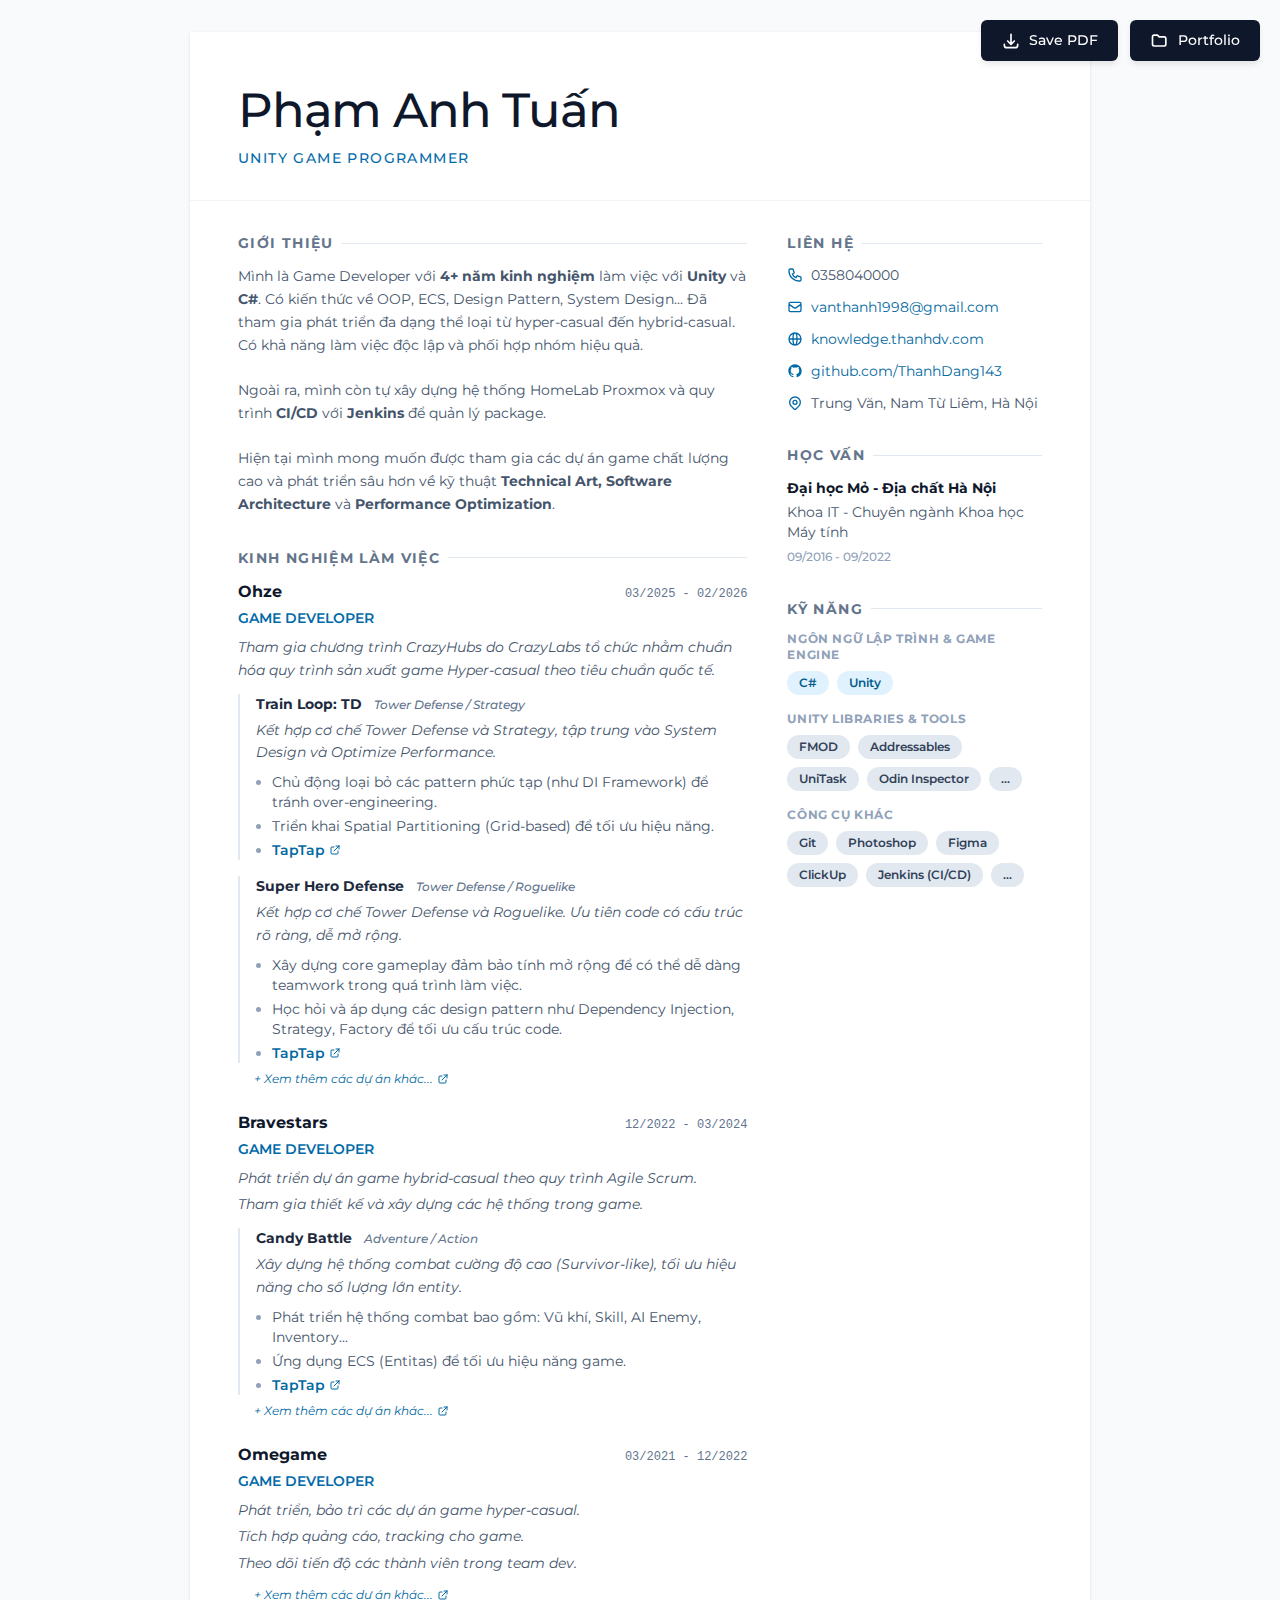
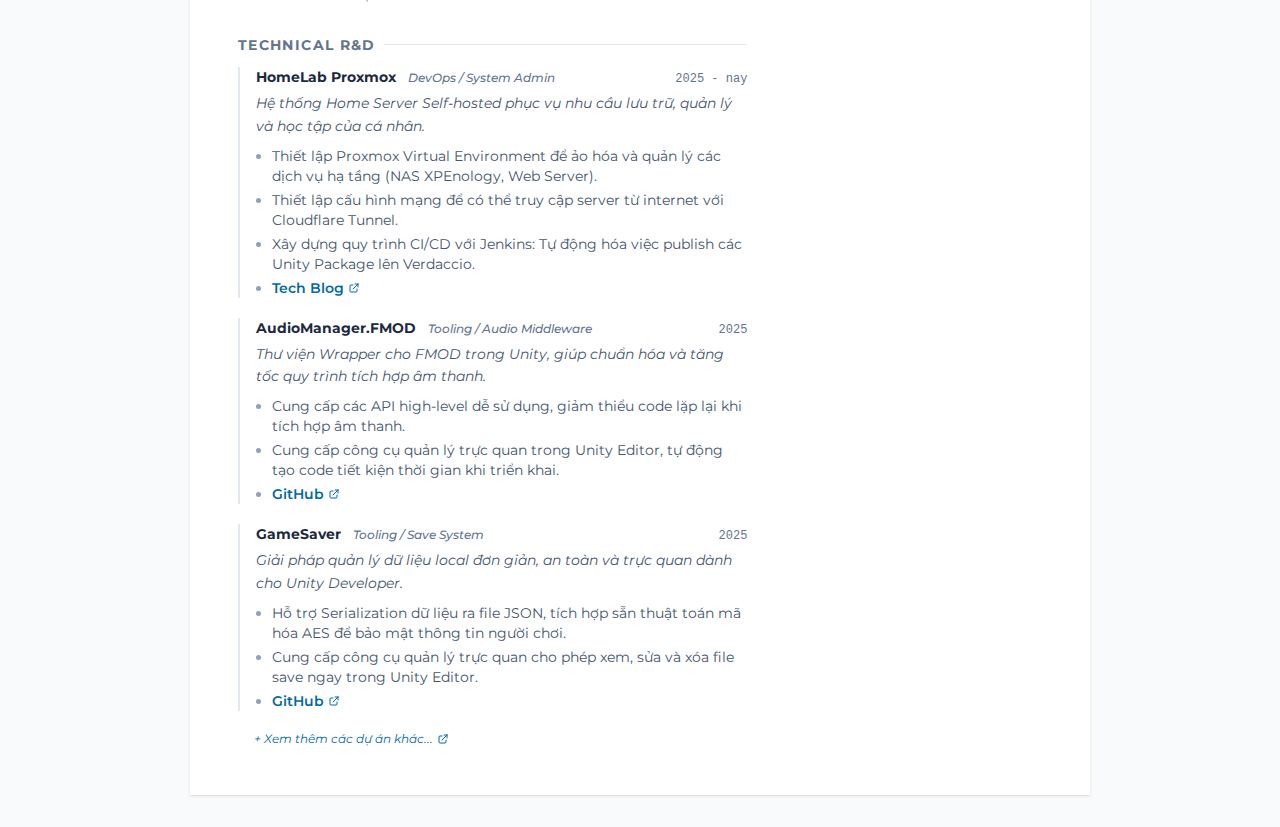
<file: index.html>
<!DOCTYPE html>
<html lang="vi">

<head>
    <meta charset="UTF-8">
    <meta name="viewport" content="width=device-width, initial-scale=1.0">
    <title>CV | Đặng Văn Thanh - Unity Game Programmer</title>
    <link rel="icon" href="ava.png" type="image/png">
    <link rel="preconnect" href="https://fonts.googleapis.com">
    <link rel="preconnect" href="https://fonts.gstatic.com" crossorigin>
    <link href="https://fonts.googleapis.com/css2?family=Montserrat:wght@300;400;500;600;700&display=swap"
          rel="stylesheet">
    <link rel="stylesheet" href="styles.css">
</head>

<body class="antialiased text-slate-800">

<!-- Control Panel -->
<div class="no-print flex items-center gap-3">
    <button onclick="window.print()" class="action-btn" type="button">
        <svg xmlns="http://www.w3.org/2000/svg" class="h-5 w-5" fill="none" viewBox="0 0 24 24" stroke="currentColor">
            <path stroke-linecap="round" stroke-linejoin="round" stroke-width="2"
                  d="M4 16v1a3 3 0 003 3h10a3 3 0 003-3v-1m-4-4l-4 4m0 0l-4-4m4 4V4"/>
        </svg>
        Save PDF
    </button>
    <button onclick="window.open('portfolio.html', '_blank')" class="action-btn" type="button">
        <svg xmlns="http://www.w3.org/2000/svg" class="h-5 w-5" viewBox="0 0 24 24" fill="none" stroke="currentColor">
            <path stroke-linecap="round" stroke-linejoin="round" stroke-width="2"
                  d="M3 7a2 2 0 012-2h4l2 2h6a2 2 0 012 2v7a2 2 0 01-2 2H5a2 2 0 01-2-2V7z"/>
        </svg>
        Portfolio
    </button>
</div>

<!-- Main CV Content -->
<div id="cv-content" class="cv-container mx-auto bg-white shadow-sm my-8 min-h-screen">

    <!-- HEADER -->
    <header class="p-8 sm:px-12 pt-12 pb-8 border-b border-slate-100 mb-8">
        <h1 id="fullName" class="text-5xl font-medium text-slate-900 tracking-tight leading-tight mb-2"></h1>
        <p id="jobTitle" class="text-sm font-medium text-sky-700 uppercase tracking-widest"></p>
    </header>

    <!-- WRAPPER -->
    <div class="flex flex-col md:flex-row px-8 sm:px-12 pb-12 gap-10">

        <!-- LEFT COLUMN (Main: 66%) -->
        <main class="w-full md:w-2/3">
            <!-- Mobile Contact -->
            <section class="mb-8 md:hidden mobile-order-1">
                <h2 class="section-title" id="title-contact-mobile"></h2>
                <ul class="space-y-2 text-sm text-slate-600" id="contact-container-mobile"></ul>
            </section>

            <!-- About -->
            <section class="mb-8 mobile-order-2 section-container">
                <h2 class="section-title" id="title-about"></h2>
                <p id="about" class="text-slate-600 text-sm leading-relaxed text-left"></p>
            </section>

            <!-- Work Experience -->
            <section class="mb-8 mobile-order-4 section-container">
                <h2 class="section-title" id="title-experience"></h2>
                <div class="space-y-6" id="work-experience-container"></div>
            </section>

            <!-- Projects -->
            <section class="mobile-order-5 section-container">
                <h2 class="section-title" id="title-projects"></h2>
                <div class="space-y-5" id="projects-container"></div>
            </section>
        </main>

        <!-- RIGHT COLUMN (Sidebar: 34%) -->
        <aside class="w-full md:w-1/3">
            <!-- Desktop Contact -->
            <section class="mb-8 hidden md:block section-container">
                <h2 class="section-title" id="title-contact"></h2>
                <ul class="space-y-3 text-sm text-slate-600" id="contact-container"></ul>
            </section>

            <!-- Education -->
            <section class="mb-8 mobile-order-6 md:order-none section-container">
                <h2 class="section-title" id="title-education"></h2>
                <div id="education-container"></div>
            </section>

            <!-- Skills -->
            <section class="mb-8 mobile-order-3 md:order-none section-container">
                <h2 class="section-title" id="title-skills"></h2>
                <div id="skills-container" class="space-y-4"></div>
            </section>

            <!-- Mobile Skills -->
            <div id="skills-container-mobile" class="md:hidden space-y-4"></div>
        </aside>
    </div>
</div>

<script src="data.js"></script>
<script>
    document.addEventListener('DOMContentLoaded', () => {
        // Helper 1: Gán Text an toàn (Đã có)
        const setText = (id, text) => {
            const el = document.getElementById(id);
            if (el) el.textContent = text;
        };

        // Helper 2: Gán HTML an toàn (MỚI THÊM)
        // Hàm này sẽ kiểm tra xem id có tồn tại không rồi mới gán innerHTML
        const setHtml = (id, html) => {
            const el = document.getElementById(id);
            if (el) el.innerHTML = html;
        };

        // Helper 3: Tạo HTML Link
        const generateLinkHtml = (link, text) => {
            if (!link) return '';
            return `
                <li class="mt-0.5 no-bullet">
                    <a href="${link}" target="_blank" class="text-sky-700 hover:underline font-semibold inline-flex items-center gap-1">
                        ${text || 'Xem chi tiết'}
                        <svg xmlns="http://www.w3.org/2000/svg" class="h-3 w-3" fill="none" viewBox="0 0 24 24" stroke="currentColor">
                            <path stroke-linecap="round" stroke-linejoin="round" stroke-width="2" d="M10 6H6a2 2 0 00-2 2v10a2 2 0 002 2h10a2 2 0 002-2v-4M14 4h6m0 0v6m0-6L10 14" />
                        </svg>
                    </a>
                </li>
            `;
        };

        // --- BẮT ĐẦU GÁN DỮ LIỆU ---

        // 1. Set Headers
        setText('title-about', cvData.sectionTitles.about);
        setText('title-experience', cvData.sectionTitles.workExperience);
        setText('title-projects', cvData.sectionTitles.personalProjects);
        setText('title-contact', cvData.sectionTitles.contact);
        setText('title-contact-mobile', cvData.sectionTitles.contact);
        setText('title-education', cvData.sectionTitles.education);
        setText('title-skills', cvData.sectionTitles.skills);
        setText('title-skills-mobile', cvData.sectionTitles.skills);

        // 2. Basic Info
        setText('fullName', cvData.fullName);
        setText('jobTitle', cvData.jobTitle);
        
        // SỬA LỖI Ở ĐÂY: Dùng setHtml thay vì gọi trực tiếp .innerHTML
        setHtml('about', cvData.about);

        // 3. Icons & Contact
        const icons = {
            phone: `<svg class="w-4 h-4 text-sky-700 shrink-0" fill="none" viewBox="0 0 24 24" stroke="currentColor"><path stroke-linecap="round" stroke-linejoin="round" stroke-width="2" d="M3 5a2 2 0 012-2h3.28a1 1 0 01.948.684l1.498 4.493a1 1 0 01-.502 1.21l-2.257 1.13a11.042 11.042 0 005.516 5.516l1.13-2.257a1 1 0 011.21-.502l4.493 1.498a1 1 0 01.684.949V19a2 2 0 01-2 2h-1C9.716 21 3 14.284 3 6V5z"/></svg>`,
            email: `<svg class="w-4 h-4 text-sky-700 shrink-0" fill="none" viewBox="0 0 24 24" stroke="currentColor"><path stroke-linecap="round" stroke-linejoin="round" stroke-width="2" d="M3 8l7.89 5.26a2 2 0 002.22 0L21 8M5 19h14a2 2 0 002-2V7a2 2 0 00-2-2H5a2 2 0 00-2 2v10a2 2 0 002 2z"/></svg>`,
            location: `<svg class="w-4 h-4 text-sky-700 shrink-0" fill="none" viewBox="0 0 24 24" stroke="currentColor"><path stroke-linecap="round" stroke-linejoin="round" stroke-width="2" d="M17.657 16.657L13.414 20.9a1.998 1.998 0 01-2.827 0l-4.244-4.243a8 8 0 1111.314 0z"/><path stroke-linecap="round" stroke-linejoin="round" stroke-width="2" d="M15 11a3 3 0 11-6 0 3 3 0 016 0z"/></svg>`,
            web: `<svg class="w-4 h-4 text-sky-700 shrink-0" fill="none" viewBox="0 0 24 24" stroke="currentColor"><path stroke-linecap="round" stroke-linejoin="round" stroke-width="2" d="M21 12a9 9 0 01-9 9m9-9a9 9 0 00-9-9m9 9H3m9 9a9 9 0 01-9-9m9 9c1.657 0 3-4.03 3-9s-1.343-9-3-9m0 18c-1.657 0-3-4.03-3-9s1.343-9 3-9m-9 9a9 9 0 019-9"/></svg>`,
            github: `<svg class="w-4 h-4 text-sky-700 shrink-0" fill="currentColor" viewBox="0 0 24 24"><path fill-rule="evenodd" d="M12 2C6.477 2 2 6.484 2 12.017c0 4.425 2.865 8.18 6.839 9.504.5.092.682-.217.682-.483 0-.237-.008-.868-.013-1.703-2.782.605-3.369-1.343-3.369-1.343-.454-1.158-1.11-1.466-1.11-1.466-.908-.62.069-.608.069-.608 1.003.07 1.531 1.032 1.531 1.032.892 1.53 2.341 1.088 2.91.832.092-.647.35-1.088.636-1.338-2.22-.253-4.555-1.113-4.555-4.951 0-1.093.39-1.988 1.029-2.688-.103-.253-.446-1.272.098-2.65 0 0 .84-.27 2.75 1.026A9.564 9.564 0 0112 6.844c.85.004 1.705.115 2.504.337 1.909-1.296 2.747-1.027 2.747-1.027.546 1.379.202 2.398.1 2.651.64.7 1.028 1.595 1.028 2.688 0 3.848-2.339 4.695-4.566 4.943.359.309.678.92.678 1.855 0 1.338-.012 2.419-.012 2.747 0 .268.18.58.688.482A10.019 10.019 0 0022 12.017C22 6.484 17.522 2 12 2z" clip-rule="evenodd"/></svg>`
        };

        const contactHTML = `
            <li class="flex items-center gap-2">${icons.phone} <span>${cvData.contact.phone}</span></li>
            <li class="flex items-center gap-2">${icons.email} <a href="mailto:${cvData.contact.email}">${cvData.contact.email}</a></li>
            <li class="flex items-center gap-2">${icons.web} <a href="${cvData.contact.website}" target="_blank">${cvData.contact.websiteDisplay}</a></li>
            <li class="flex items-center gap-2">${icons.github} <a href="${cvData.contact.github}" target="_blank">${cvData.contact.githubDisplay}</a></li>
            <li class="flex items-start gap-2"><span class="mt-0.5">${icons.location}</span> <span>${cvData.contact.address}</span></li>
        `;

        // SỬA LỖI Ở ĐÂY: Dùng setHtml
        setHtml('contact-container', contactHTML);
        setHtml('contact-container-mobile', contactHTML);

        // 4. Education
        const eduHTML = `
            <div>
                <h3 class="font-bold text-slate-900 text-sm mb-1">${cvData.education.school}</h3>
                <p class="text-slate-600 text-sm mb-1">${cvData.education.major}</p>
                <span class="text-xs text-slate-400 font-medium">${cvData.education.period}</span>
            </div>
        `;
        // SỬA LỖI Ở ĐÂY: Dùng setHtml
        setHtml('education-container', eduHTML);

        // 5. Work Experience
        const workContainer = document.getElementById('work-experience-container');
        if (workContainer && cvData.workExperience) {
            cvData.workExperience.forEach(work => {
                let mainContentHtml = '';

                if (work.description) {
                    if (Array.isArray(work.description)) {
                        mainContentHtml += `<div class="mb-3 space-y-1 text-sm text-slate-600 italic leading-relaxed">
                            ${work.description.map(d => `<p>${d}</p>`).join('')}
                        </div>`;
                    } else {
                        mainContentHtml += `<p class="mb-3 text-xs text-slate-600 italic leading-relaxed">${work.description}</p>`;
                    }
                }

                if (Array.isArray(work.details) && work.details.length > 0) {
                    const limit = (work.maxProjects !== undefined) ? work.maxProjects : 2;
                    const visibleDetails = work.details.slice(0, limit);

                    mainContentHtml += `<div class="mt-3 space-y-4">
                        ${visibleDetails.map(p => `
                            <div class="relative pl-4 border-l-2 border-slate-200">
                                <div class="mb-1">
                                    <h4 class="font-bold text-slate-800 text-sm inline-block mr-2">${p.name}</h4>
                                    <span class="text-xs text-slate-500 italic font-medium">${p.genre}</span>
                                </div>
                                ${p.description ? `<p class="mb-2 text-sm text-slate-600 italic leading-relaxed">${p.description}</p>` : ''}
                                <ul class="list-disc list-outside ml-4 text-sm text-slate-600 space-y-1 marker:text-slate-400">
                                    ${p.points.map(pt => `<li>${pt}</li>`).join('')}
                                    ${generateLinkHtml(p.link, p.linkText)}
                                </ul>
                            </div>
                        `).join('')}
                    </div>`;

                    const totalProjects = work.details.length;
                    if (work.moreProjectsLink || totalProjects > limit) {
                        const targetLink = work.moreProjectsLink || 'portfolio.html';
                        mainContentHtml += `
                            <div class="mt-2 pl-4 text-xs">
                                <a href="${targetLink}" target="_blank" class="text-sky-600 hover:underline italic flex items-center gap-1">
                                    + Xem thêm các dự án khác...
                                    <svg xmlns="http://www.w3.org/2000/svg" class="h-3 w-3" fill="none" viewBox="0 0 24 24" stroke="currentColor"><path stroke-linecap="round" stroke-linejoin="round" stroke-width="2" d="M10 6H6a2 2 0 00-2 2v10a2 2 0 002 2h10a2 2 0 002-2v-4M14 4h6m0 0v6m0-6L10 14" /></svg>
                                </a>
                            </div>
                        `;
                    }
                }

                workContainer.innerHTML += `
                    <div class="relative job-entry">
                        <div class="flex justify-between items-baseline mb-1">
                            <h3 class="font-bold text-base text-slate-900">${work.company}</h3>
                            <span class="text-xs font-mono text-slate-500 whitespace-nowrap">${work.period}</span>
                        </div>
                        <p class="text-sm font-semibold text-sky-700 mb-2">${work.title}</p>
                        ${mainContentHtml}
                    </div>
                `;
            });
        }

        // 6. Projects (CV Version)
        const projectsContainer = document.getElementById('projects-container');
        if (projectsContainer && cvData.personalProjects && cvData.personalProjects.projects) {
            // ... (Logic cũ của bạn, phần này OK vì đã có kiểm tra if projectsContainer)
            const personalLimit = (cvData.personalProjects.maxProjects !== undefined) ? cvData.personalProjects.maxProjects : 3;
            const visiblePersonalProjects = cvData.personalProjects.projects.slice(0, personalLimit);

            visiblePersonalProjects.forEach(project => {
                projectsContainer.innerHTML += `
                    <div class="project-entry relative pl-4 border-l-2 border-slate-200">
                        <div class="flex justify-between items-baseline mb-1">
                            <div>
                                <h3 class="font-bold text-slate-800 text-sm inline-block mr-2">${project.name}</h3>
                                <span class="text-xs text-slate-500 italic font-medium">${project.genre}</span>
                            </div>
                            <span class="text-xs font-mono text-slate-500 whitespace-nowrap ml-4">${project.period}</span>
                        </div>
                        ${project.description ? `<p class="mb-2 text-sm text-slate-600 italic leading-relaxed">${project.description}</p>` : ''}
                        <ul class="list-disc list-outside ml-4 text-sm text-slate-600 space-y-1 marker:text-slate-400">
                            ${project.points.map(d => `<li>${d}</li>`).join('')}
                            ${generateLinkHtml(project.link, project.linkText)}
                        </ul>
                    </div>
                `;
            });
            
            const totalProjects = cvData.personalProjects.projects.length;
            const hasMoreLink = cvData.personalProjects.moreProjectsLink;
            if (hasMoreLink || totalProjects > personalLimit) {
                const targetLink = hasMoreLink || 'portfolio.html#TechnicalR&D';
                projectsContainer.innerHTML += `
                    <div class="mt-2 pl-4 text-xs">
                        <a href="${targetLink}" target="_blank" class="text-sky-600 hover:underline italic flex items-center gap-1">
                            + Xem thêm các dự án khác...
                            <svg xmlns="http://www.w3.org/2000/svg" class="h-3 w-3" fill="none" viewBox="0 0 24 24" stroke="currentColor"><path stroke-linecap="round" stroke-linejoin="round" stroke-width="2" d="M10 6H6a2 2 0 00-2 2v10a2 2 0 002 2h10a2 2 0 002-2v-4M14 4h6m0 0v6m0-6L10 14" /></svg>
                        </a>
                    </div>
                `;
            }
        }

        // 7. Skills
        const renderSkills = (containerId) => {
            const container = document.getElementById(containerId);
            if (!container) return; // Đã an toàn
            cvData.skills.forEach((group, index) => {
                const colorClasses = index === 0
                    ? 'bg-sky-100 text-sky-800'
                    : 'bg-slate-200 text-slate-700';

                const tags = group.items.map(s => `<span class="${colorClasses} text-xs font-semibold px-3 py-1 rounded-full">${s}</span>`).join('');
                container.innerHTML += `
                    <div class="mb-4 skill-group">
                        <h4 class="text-xs font-bold text-slate-400 uppercase tracking-wider mb-2">${group.category}</h4>
                        <div class="flex flex-wrap gap-2">${tags}</div>
                    </div>
                `;
            });
        };
        renderSkills('skills-container');

        function hexToRgba(hex, alpha) {
            let c;
            if(/^#([A-Fa-f0-9]{3}){1,2}$/.test(hex)){
                c= hex.substring(1).split('');
                if(c.length== 3){
                    c= [c[0], c[0], c[1], c[1], c[2], c[2]];
                }
                c= '0x'+c.join('');
                return 'rgba('+[(c>>16)&255, (c>>8)&255, c&255].join(',')+','+alpha+')';
            }
            return hex;
        }

        function injectDynamicStyles() {
            const styleId = 'dynamic-theme-styles';
            if (!document.getElementById(styleId)) {
                const style = document.createElement('style');
                style.id = styleId;
                style.innerHTML = `
                    /* Static Colors */
                    .text-theme { color: var(--theme-color) !important; }
                    .bg-theme { background-color: var(--theme-color) !important; }
                    .bg-theme-light { background-color: var(--theme-light) !important; }
                    .border-theme-light { border-color: var(--theme-light) !important; }
                    
                    /* Hover States */
                    .hover-border-theme:hover { border-color: var(--theme-color) !important; }
                    
                    .group:hover .group-hover-text-theme { color: var(--theme-color) !important; }
                    .group:hover .group-hover-bg-theme-light { background-color: var(--theme-light) !important; }
                `;
                document.head.appendChild(style);
            }
        }
    });
</script>
</body>
</html>
</file>
<file: styles.css>
/*! tailwindcss v4.1.18 | MIT License | https://tailwindcss.com */
@layer properties;
@layer theme, base, components, utilities;
@layer theme {
  :root, :host {
    --font-sans: ui-sans-serif, system-ui, sans-serif, "Apple Color Emoji",
      "Segoe UI Emoji", "Segoe UI Symbol", "Noto Color Emoji";
    --font-mono: ui-monospace, SFMono-Regular, Menlo, Monaco, Consolas, "Liberation Mono",
      "Courier New", monospace;
    --color-sky-50: oklch(97.7% 0.013 236.62);
    --color-sky-100: oklch(95.1% 0.026 236.824);
    --color-sky-200: oklch(90.1% 0.058 230.902);
    --color-sky-400: oklch(74.6% 0.16 232.661);
    --color-sky-600: oklch(58.8% 0.158 241.966);
    --color-sky-700: oklch(50% 0.134 242.749);
    --color-sky-800: oklch(44.3% 0.11 240.79);
    --color-slate-50: oklch(98.4% 0.003 247.858);
    --color-slate-100: oklch(96.8% 0.007 247.896);
    --color-slate-200: oklch(92.9% 0.013 255.508);
    --color-slate-300: oklch(86.9% 0.022 252.894);
    --color-slate-400: oklch(70.4% 0.04 256.788);
    --color-slate-500: oklch(55.4% 0.046 257.417);
    --color-slate-600: oklch(44.6% 0.043 257.281);
    --color-slate-700: oklch(37.2% 0.044 257.287);
    --color-slate-800: oklch(27.9% 0.041 260.031);
    --color-slate-900: oklch(20.8% 0.042 265.755);
    --color-white: #fff;
    --spacing: 0.25rem;
    --container-xl: 36rem;
    --container-6xl: 72rem;
    --text-xs: 0.75rem;
    --text-xs--line-height: calc(1 / 0.75);
    --text-sm: 0.875rem;
    --text-sm--line-height: calc(1.25 / 0.875);
    --text-base: 1rem;
    --text-base--line-height: calc(1.5 / 1);
    --text-xl: 1.25rem;
    --text-xl--line-height: calc(1.75 / 1.25);
    --text-3xl: 1.875rem;
    --text-3xl--line-height: calc(2.25 / 1.875);
    --text-5xl: 3rem;
    --text-5xl--line-height: 1;
    --font-weight-normal: 400;
    --font-weight-medium: 500;
    --font-weight-semibold: 600;
    --font-weight-bold: 700;
    --tracking-tighter: -0.05em;
    --tracking-tight: -0.025em;
    --tracking-wider: 0.05em;
    --tracking-widest: 0.1em;
    --leading-tight: 1.25;
    --leading-snug: 1.375;
    --leading-relaxed: 1.625;
    --radius-md: 0.375rem;
    --radius-lg: 0.5rem;
    --radius-xl: 0.75rem;
    --default-transition-duration: 150ms;
    --default-transition-timing-function: cubic-bezier(0.4, 0, 0.2, 1);
    --default-font-family: var(--font-sans);
    --default-mono-font-family: var(--font-mono);
  }
}
@layer base {
  *, ::after, ::before, ::backdrop, ::file-selector-button {
    box-sizing: border-box;
    margin: 0;
    padding: 0;
    border: 0 solid;
  }
  html, :host {
    line-height: 1.5;
    -webkit-text-size-adjust: 100%;
    tab-size: 4;
    font-family: var(--default-font-family, ui-sans-serif, system-ui, sans-serif, "Apple Color Emoji", "Segoe UI Emoji", "Segoe UI Symbol", "Noto Color Emoji");
    font-feature-settings: var(--default-font-feature-settings, normal);
    font-variation-settings: var(--default-font-variation-settings, normal);
    -webkit-tap-highlight-color: transparent;
  }
  hr {
    height: 0;
    color: inherit;
    border-top-width: 1px;
  }
  abbr:where([title]) {
    -webkit-text-decoration: underline dotted;
    text-decoration: underline dotted;
  }
  h1, h2, h3, h4, h5, h6 {
    font-size: inherit;
    font-weight: inherit;
  }
  a {
    color: inherit;
    -webkit-text-decoration: inherit;
    text-decoration: inherit;
  }
  b, strong {
    font-weight: bolder;
  }
  code, kbd, samp, pre {
    font-family: var(--default-mono-font-family, ui-monospace, SFMono-Regular, Menlo, Monaco, Consolas, "Liberation Mono", "Courier New", monospace);
    font-feature-settings: var(--default-mono-font-feature-settings, normal);
    font-variation-settings: var(--default-mono-font-variation-settings, normal);
    font-size: 1em;
  }
  small {
    font-size: 80%;
  }
  sub, sup {
    font-size: 75%;
    line-height: 0;
    position: relative;
    vertical-align: baseline;
  }
  sub {
    bottom: -0.25em;
  }
  sup {
    top: -0.5em;
  }
  table {
    text-indent: 0;
    border-color: inherit;
    border-collapse: collapse;
  }
  :-moz-focusring {
    outline: auto;
  }
  progress {
    vertical-align: baseline;
  }
  summary {
    display: list-item;
  }
  ol, ul, menu {
    list-style: none;
  }
  img, svg, video, canvas, audio, iframe, embed, object {
    display: block;
    vertical-align: middle;
  }
  img, video {
    max-width: 100%;
    height: auto;
  }
  button, input, select, optgroup, textarea, ::file-selector-button {
    font: inherit;
    font-feature-settings: inherit;
    font-variation-settings: inherit;
    letter-spacing: inherit;
    color: inherit;
    border-radius: 0;
    background-color: transparent;
    opacity: 1;
  }
  :where(select:is([multiple], [size])) optgroup {
    font-weight: bolder;
  }
  :where(select:is([multiple], [size])) optgroup option {
    padding-inline-start: 20px;
  }
  ::file-selector-button {
    margin-inline-end: 4px;
  }
  ::placeholder {
    opacity: 1;
  }
  @supports (not (-webkit-appearance: -apple-pay-button))  or (contain-intrinsic-size: 1px) {
    ::placeholder {
      color: currentcolor;
      @supports (color: color-mix(in lab, red, red)) {
        color: color-mix(in oklab, currentcolor 50%, transparent);
      }
    }
  }
  textarea {
    resize: vertical;
  }
  ::-webkit-search-decoration {
    -webkit-appearance: none;
  }
  ::-webkit-date-and-time-value {
    min-height: 1lh;
    text-align: inherit;
  }
  ::-webkit-datetime-edit {
    display: inline-flex;
  }
  ::-webkit-datetime-edit-fields-wrapper {
    padding: 0;
  }
  ::-webkit-datetime-edit, ::-webkit-datetime-edit-year-field, ::-webkit-datetime-edit-month-field, ::-webkit-datetime-edit-day-field, ::-webkit-datetime-edit-hour-field, ::-webkit-datetime-edit-minute-field, ::-webkit-datetime-edit-second-field, ::-webkit-datetime-edit-millisecond-field, ::-webkit-datetime-edit-meridiem-field {
    padding-block: 0;
  }
  ::-webkit-calendar-picker-indicator {
    line-height: 1;
  }
  :-moz-ui-invalid {
    box-shadow: none;
  }
  button, input:where([type="button"], [type="reset"], [type="submit"]), ::file-selector-button {
    appearance: button;
  }
  ::-webkit-inner-spin-button, ::-webkit-outer-spin-button {
    height: auto;
  }
  [hidden]:where(:not([hidden="until-found"])) {
    display: none !important;
  }
}
@layer utilities {
  .absolute {
    position: absolute;
  }
  .relative {
    position: relative;
  }
  .sticky {
    position: sticky;
  }
  .top-0 {
    top: calc(var(--spacing) * 0);
  }
  .right-4 {
    right: calc(var(--spacing) * 4);
  }
  .bottom-4 {
    bottom: calc(var(--spacing) * 4);
  }
  .left-0 {
    left: calc(var(--spacing) * 0);
  }
  .z-10 {
    z-index: 10;
  }
  .z-\[100\] {
    z-index: 100;
  }
  .container {
    width: 100%;
    @media (width >= 40rem) {
      max-width: 40rem;
    }
    @media (width >= 48rem) {
      max-width: 48rem;
    }
    @media (width >= 64rem) {
      max-width: 64rem;
    }
    @media (width >= 80rem) {
      max-width: 80rem;
    }
    @media (width >= 96rem) {
      max-width: 96rem;
    }
  }
  .mx-auto {
    margin-inline: auto;
  }
  .my-8 {
    margin-block: calc(var(--spacing) * 8);
  }
  .mt-0\.5 {
    margin-top: calc(var(--spacing) * 0.5);
  }
  .mt-1 {
    margin-top: calc(var(--spacing) * 1);
  }
  .mt-2 {
    margin-top: calc(var(--spacing) * 2);
  }
  .mt-3 {
    margin-top: calc(var(--spacing) * 3);
  }
  .mt-6 {
    margin-top: calc(var(--spacing) * 6);
  }
  .mr-2 {
    margin-right: calc(var(--spacing) * 2);
  }
  .mb-0 {
    margin-bottom: calc(var(--spacing) * 0);
  }
  .mb-0\.5 {
    margin-bottom: calc(var(--spacing) * 0.5);
  }
  .mb-1 {
    margin-bottom: calc(var(--spacing) * 1);
  }
  .mb-2 {
    margin-bottom: calc(var(--spacing) * 2);
  }
  .mb-3 {
    margin-bottom: calc(var(--spacing) * 3);
  }
  .mb-4 {
    margin-bottom: calc(var(--spacing) * 4);
  }
  .mb-6 {
    margin-bottom: calc(var(--spacing) * 6);
  }
  .mb-8 {
    margin-bottom: calc(var(--spacing) * 8);
  }
  .mb-12 {
    margin-bottom: calc(var(--spacing) * 12);
  }
  .ml-4 {
    margin-left: calc(var(--spacing) * 4);
  }
  .line-clamp-2 {
    overflow: hidden;
    display: -webkit-box;
    -webkit-box-orient: vertical;
    -webkit-line-clamp: 2;
  }
  .block {
    display: block;
  }
  .flex {
    display: flex;
  }
  .hidden {
    display: none;
  }
  .inline-block {
    display: inline-block;
  }
  .inline-flex {
    display: inline-flex;
  }
  .h-1 {
    height: calc(var(--spacing) * 1);
  }
  .h-3 {
    height: calc(var(--spacing) * 3);
  }
  .h-4 {
    height: calc(var(--spacing) * 4);
  }
  .h-5 {
    height: calc(var(--spacing) * 5);
  }
  .h-6 {
    height: calc(var(--spacing) * 6);
  }
  .h-10 {
    height: calc(var(--spacing) * 10);
  }
  .h-16 {
    height: calc(var(--spacing) * 16);
  }
  .h-full {
    height: 100%;
  }
  .min-h-screen {
    min-height: 100vh;
  }
  .w-3 {
    width: calc(var(--spacing) * 3);
  }
  .w-4 {
    width: calc(var(--spacing) * 4);
  }
  .w-5 {
    width: calc(var(--spacing) * 5);
  }
  .w-6 {
    width: calc(var(--spacing) * 6);
  }
  .w-10 {
    width: calc(var(--spacing) * 10);
  }
  .w-\[85vw\] {
    width: 85vw;
  }
  .w-full {
    width: 100%;
  }
  .max-w-6xl {
    max-width: var(--container-6xl);
  }
  .max-w-xl {
    max-width: var(--container-xl);
  }
  .flex-shrink-0 {
    flex-shrink: 0;
  }
  .shrink-0 {
    flex-shrink: 0;
  }
  .flex-grow {
    flex-grow: 1;
  }
  .translate-y-\[20px\] {
    --tw-translate-y: 20px;
    translate: var(--tw-translate-x) var(--tw-translate-y);
  }
  .transform {
    transform: var(--tw-rotate-x,) var(--tw-rotate-y,) var(--tw-rotate-z,) var(--tw-skew-x,) var(--tw-skew-y,);
  }
  .cursor-pointer {
    cursor: pointer;
  }
  .resize {
    resize: both;
  }
  .snap-x {
    scroll-snap-type: x var(--tw-scroll-snap-strictness);
  }
  .snap-mandatory {
    --tw-scroll-snap-strictness: mandatory;
  }
  .snap-start {
    scroll-snap-align: start;
  }
  .scroll-mt-24 {
    scroll-margin-top: calc(var(--spacing) * 24);
  }
  .scroll-pl-1 {
    scroll-padding-left: calc(var(--spacing) * 1);
  }
  .list-outside {
    list-style-position: outside;
  }
  .list-disc {
    list-style-type: disc;
  }
  .flex-col {
    flex-direction: column;
  }
  .flex-row {
    flex-direction: row;
  }
  .flex-wrap {
    flex-wrap: wrap;
  }
  .items-baseline {
    align-items: baseline;
  }
  .items-center {
    align-items: center;
  }
  .items-start {
    align-items: flex-start;
  }
  .justify-between {
    justify-content: space-between;
  }
  .justify-center {
    justify-content: center;
  }
  .gap-1 {
    gap: calc(var(--spacing) * 1);
  }
  .gap-1\.5 {
    gap: calc(var(--spacing) * 1.5);
  }
  .gap-2 {
    gap: calc(var(--spacing) * 2);
  }
  .gap-3 {
    gap: calc(var(--spacing) * 3);
  }
  .gap-4 {
    gap: calc(var(--spacing) * 4);
  }
  .gap-6 {
    gap: calc(var(--spacing) * 6);
  }
  .gap-10 {
    gap: calc(var(--spacing) * 10);
  }
  .space-y-1 {
    :where(& > :not(:last-child)) {
      --tw-space-y-reverse: 0;
      margin-block-start: calc(calc(var(--spacing) * 1) * var(--tw-space-y-reverse));
      margin-block-end: calc(calc(var(--spacing) * 1) * calc(1 - var(--tw-space-y-reverse)));
    }
  }
  .space-y-2 {
    :where(& > :not(:last-child)) {
      --tw-space-y-reverse: 0;
      margin-block-start: calc(calc(var(--spacing) * 2) * var(--tw-space-y-reverse));
      margin-block-end: calc(calc(var(--spacing) * 2) * calc(1 - var(--tw-space-y-reverse)));
    }
  }
  .space-y-3 {
    :where(& > :not(:last-child)) {
      --tw-space-y-reverse: 0;
      margin-block-start: calc(calc(var(--spacing) * 3) * var(--tw-space-y-reverse));
      margin-block-end: calc(calc(var(--spacing) * 3) * calc(1 - var(--tw-space-y-reverse)));
    }
  }
  .space-y-4 {
    :where(& > :not(:last-child)) {
      --tw-space-y-reverse: 0;
      margin-block-start: calc(calc(var(--spacing) * 4) * var(--tw-space-y-reverse));
      margin-block-end: calc(calc(var(--spacing) * 4) * calc(1 - var(--tw-space-y-reverse)));
    }
  }
  .space-y-5 {
    :where(& > :not(:last-child)) {
      --tw-space-y-reverse: 0;
      margin-block-start: calc(calc(var(--spacing) * 5) * var(--tw-space-y-reverse));
      margin-block-end: calc(calc(var(--spacing) * 5) * calc(1 - var(--tw-space-y-reverse)));
    }
  }
  .space-y-6 {
    :where(& > :not(:last-child)) {
      --tw-space-y-reverse: 0;
      margin-block-start: calc(calc(var(--spacing) * 6) * var(--tw-space-y-reverse));
      margin-block-end: calc(calc(var(--spacing) * 6) * calc(1 - var(--tw-space-y-reverse)));
    }
  }
  .space-y-16 {
    :where(& > :not(:last-child)) {
      --tw-space-y-reverse: 0;
      margin-block-start: calc(calc(var(--spacing) * 16) * var(--tw-space-y-reverse));
      margin-block-end: calc(calc(var(--spacing) * 16) * calc(1 - var(--tw-space-y-reverse)));
    }
  }
  .overflow-x-auto {
    overflow-x: auto;
  }
  .scroll-smooth {
    scroll-behavior: smooth;
  }
  .rounded {
    border-radius: 0.25rem;
  }
  .rounded-full {
    border-radius: calc(infinity * 1px);
  }
  .rounded-lg {
    border-radius: var(--radius-lg);
  }
  .rounded-md {
    border-radius: var(--radius-md);
  }
  .rounded-xl {
    border-radius: var(--radius-xl);
  }
  .rounded-t-xl {
    border-top-left-radius: var(--radius-xl);
    border-top-right-radius: var(--radius-xl);
  }
  .border {
    border-style: var(--tw-border-style);
    border-width: 1px;
  }
  .border-t {
    border-top-style: var(--tw-border-style);
    border-top-width: 1px;
  }
  .border-b {
    border-bottom-style: var(--tw-border-style);
    border-bottom-width: 1px;
  }
  .border-l-2 {
    border-left-style: var(--tw-border-style);
    border-left-width: 2px;
  }
  .border-sky-100 {
    border-color: var(--color-sky-100);
  }
  .border-sky-700 {
    border-color: var(--color-sky-700);
  }
  .border-slate-50 {
    border-color: var(--color-slate-50);
  }
  .border-slate-100 {
    border-color: var(--color-slate-100);
  }
  .border-slate-200 {
    border-color: var(--color-slate-200);
  }
  .border-slate-300 {
    border-color: var(--color-slate-300);
  }
  .bg-sky-50 {
    background-color: var(--color-sky-50);
  }
  .bg-sky-100 {
    background-color: var(--color-sky-100);
  }
  .bg-sky-700 {
    background-color: var(--color-sky-700);
  }
  .bg-slate-50 {
    background-color: var(--color-slate-50);
  }
  .bg-slate-200 {
    background-color: var(--color-slate-200);
  }
  .bg-slate-400 {
    background-color: var(--color-slate-400);
  }
  .bg-white {
    background-color: var(--color-white);
  }
  .object-cover {
    object-fit: cover;
  }
  .p-2\.5 {
    padding: calc(var(--spacing) * 2.5);
  }
  .p-6 {
    padding: calc(var(--spacing) * 6);
  }
  .p-8 {
    padding: calc(var(--spacing) * 8);
  }
  .px-1 {
    padding-inline: calc(var(--spacing) * 1);
  }
  .px-1\.5 {
    padding-inline: calc(var(--spacing) * 1.5);
  }
  .px-2\.5 {
    padding-inline: calc(var(--spacing) * 2.5);
  }
  .px-3 {
    padding-inline: calc(var(--spacing) * 3);
  }
  .px-4 {
    padding-inline: calc(var(--spacing) * 4);
  }
  .px-8 {
    padding-inline: calc(var(--spacing) * 8);
  }
  .py-0\.5 {
    padding-block: calc(var(--spacing) * 0.5);
  }
  .py-1 {
    padding-block: calc(var(--spacing) * 1);
  }
  .py-4 {
    padding-block: calc(var(--spacing) * 4);
  }
  .py-8 {
    padding-block: calc(var(--spacing) * 8);
  }
  .py-12 {
    padding-block: calc(var(--spacing) * 12);
  }
  .pt-4 {
    padding-top: calc(var(--spacing) * 4);
  }
  .pt-12 {
    padding-top: calc(var(--spacing) * 12);
  }
  .pt-14 {
    padding-top: calc(var(--spacing) * 14);
  }
  .pb-8 {
    padding-bottom: calc(var(--spacing) * 8);
  }
  .pb-10 {
    padding-bottom: calc(var(--spacing) * 10);
  }
  .pb-12 {
    padding-bottom: calc(var(--spacing) * 12);
  }
  .pl-4 {
    padding-left: calc(var(--spacing) * 4);
  }
  .text-center {
    text-align: center;
  }
  .text-left {
    text-align: left;
  }
  .text-right {
    text-align: right;
  }
  .font-mono {
    font-family: var(--font-mono);
  }
  .text-3xl {
    font-size: var(--text-3xl);
    line-height: var(--tw-leading, var(--text-3xl--line-height));
  }
  .text-5xl {
    font-size: var(--text-5xl);
    line-height: var(--tw-leading, var(--text-5xl--line-height));
  }
  .text-base {
    font-size: var(--text-base);
    line-height: var(--tw-leading, var(--text-base--line-height));
  }
  .text-sm {
    font-size: var(--text-sm);
    line-height: var(--tw-leading, var(--text-sm--line-height));
  }
  .text-xl {
    font-size: var(--text-xl);
    line-height: var(--tw-leading, var(--text-xl--line-height));
  }
  .text-xs {
    font-size: var(--text-xs);
    line-height: var(--tw-leading, var(--text-xs--line-height));
  }
  .text-\[9px\] {
    font-size: 9px;
  }
  .text-\[10px\] {
    font-size: 10px;
  }
  .text-\[13px\] {
    font-size: 13px;
  }
  .leading-none {
    --tw-leading: 1;
    line-height: 1;
  }
  .leading-relaxed {
    --tw-leading: var(--leading-relaxed);
    line-height: var(--leading-relaxed);
  }
  .leading-snug {
    --tw-leading: var(--leading-snug);
    line-height: var(--leading-snug);
  }
  .leading-tight {
    --tw-leading: var(--leading-tight);
    line-height: var(--leading-tight);
  }
  .font-bold {
    --tw-font-weight: var(--font-weight-bold);
    font-weight: var(--font-weight-bold);
  }
  .font-medium {
    --tw-font-weight: var(--font-weight-medium);
    font-weight: var(--font-weight-medium);
  }
  .font-normal {
    --tw-font-weight: var(--font-weight-normal);
    font-weight: var(--font-weight-normal);
  }
  .font-semibold {
    --tw-font-weight: var(--font-weight-semibold);
    font-weight: var(--font-weight-semibold);
  }
  .tracking-\[0\.2em\] {
    --tw-tracking: 0.2em;
    letter-spacing: 0.2em;
  }
  .tracking-\[0\.15em\] {
    --tw-tracking: 0.15em;
    letter-spacing: 0.15em;
  }
  .tracking-tight {
    --tw-tracking: var(--tracking-tight);
    letter-spacing: var(--tracking-tight);
  }
  .tracking-tighter {
    --tw-tracking: var(--tracking-tighter);
    letter-spacing: var(--tracking-tighter);
  }
  .tracking-wider {
    --tw-tracking: var(--tracking-wider);
    letter-spacing: var(--tracking-wider);
  }
  .tracking-widest {
    --tw-tracking: var(--tracking-widest);
    letter-spacing: var(--tracking-widest);
  }
  .whitespace-nowrap {
    white-space: nowrap;
  }
  .text-sky-600 {
    color: var(--color-sky-600);
  }
  .text-sky-700 {
    color: var(--color-sky-700);
  }
  .text-sky-800 {
    color: var(--color-sky-800);
  }
  .text-slate-200 {
    color: var(--color-slate-200);
  }
  .text-slate-400 {
    color: var(--color-slate-400);
  }
  .text-slate-500 {
    color: var(--color-slate-500);
  }
  .text-slate-600 {
    color: var(--color-slate-600);
  }
  .text-slate-700 {
    color: var(--color-slate-700);
  }
  .text-slate-800 {
    color: var(--color-slate-800);
  }
  .text-slate-900 {
    color: var(--color-slate-900);
  }
  .uppercase {
    text-transform: uppercase;
  }
  .italic {
    font-style: italic;
  }
  .antialiased {
    -webkit-font-smoothing: antialiased;
    -moz-osx-font-smoothing: grayscale;
  }
  .shadow-md {
    --tw-shadow: 0 4px 6px -1px var(--tw-shadow-color, rgb(0 0 0 / 0.1)), 0 2px 4px -2px var(--tw-shadow-color, rgb(0 0 0 / 0.1));
    box-shadow: var(--tw-inset-shadow), var(--tw-inset-ring-shadow), var(--tw-ring-offset-shadow), var(--tw-ring-shadow), var(--tw-shadow);
  }
  .shadow-sm {
    --tw-shadow: 0 1px 3px 0 var(--tw-shadow-color, rgb(0 0 0 / 0.1)), 0 1px 2px -1px var(--tw-shadow-color, rgb(0 0 0 / 0.1));
    box-shadow: var(--tw-inset-shadow), var(--tw-inset-ring-shadow), var(--tw-ring-offset-shadow), var(--tw-ring-shadow), var(--tw-shadow);
  }
  .transition {
    transition-property: color, background-color, border-color, outline-color, text-decoration-color, fill, stroke, --tw-gradient-from, --tw-gradient-via, --tw-gradient-to, opacity, box-shadow, transform, translate, scale, rotate, filter, -webkit-backdrop-filter, backdrop-filter, display, content-visibility, overlay, pointer-events;
    transition-timing-function: var(--tw-ease, var(--default-transition-timing-function));
    transition-duration: var(--tw-duration, var(--default-transition-duration));
  }
  .transition-all {
    transition-property: all;
    transition-timing-function: var(--tw-ease, var(--default-transition-timing-function));
    transition-duration: var(--tw-duration, var(--default-transition-duration));
  }
  .transition-colors {
    transition-property: color, background-color, border-color, outline-color, text-decoration-color, fill, stroke, --tw-gradient-from, --tw-gradient-via, --tw-gradient-to;
    transition-timing-function: var(--tw-ease, var(--default-transition-timing-function));
    transition-duration: var(--tw-duration, var(--default-transition-duration));
  }
  .duration-200 {
    --tw-duration: 200ms;
    transition-duration: 200ms;
  }
  .group-hover\:h-1\.5 {
    &:is(:where(.group):hover *) {
      @media (hover: hover) {
        height: calc(var(--spacing) * 1.5);
      }
    }
  }
  .group-hover\:bg-sky-50 {
    &:is(:where(.group):hover *) {
      @media (hover: hover) {
        background-color: var(--color-sky-50);
      }
    }
  }
  .group-hover\:text-sky-400 {
    &:is(:where(.group):hover *) {
      @media (hover: hover) {
        color: var(--color-sky-400);
      }
    }
  }
  .group-hover\:text-sky-700 {
    &:is(:where(.group):hover *) {
      @media (hover: hover) {
        color: var(--color-sky-700);
      }
    }
  }
  .marker\:text-slate-400 {
    & *::marker {
      color: var(--color-slate-400);
    }
    &::marker {
      color: var(--color-slate-400);
    }
    & *::-webkit-details-marker {
      color: var(--color-slate-400);
    }
    &::-webkit-details-marker {
      color: var(--color-slate-400);
    }
  }
  .hover\:scale-110 {
    &:hover {
      @media (hover: hover) {
        --tw-scale-x: 110%;
        --tw-scale-y: 110%;
        --tw-scale-z: 110%;
        scale: var(--tw-scale-x) var(--tw-scale-y);
      }
    }
  }
  .hover\:border-sky-200 {
    &:hover {
      @media (hover: hover) {
        border-color: var(--color-sky-200);
      }
    }
  }
  .hover\:bg-sky-50 {
    &:hover {
      @media (hover: hover) {
        background-color: var(--color-sky-50);
      }
    }
  }
  .hover\:text-sky-700 {
    &:hover {
      @media (hover: hover) {
        color: var(--color-sky-700);
      }
    }
  }
  .hover\:underline {
    &:hover {
      @media (hover: hover) {
        text-decoration-line: underline;
      }
    }
  }
  .sm\:px-12 {
    @media (width >= 40rem) {
      padding-inline: calc(var(--spacing) * 12);
    }
  }
  .md\:order-none {
    @media (width >= 48rem) {
      order: 0;
    }
  }
  .md\:block {
    @media (width >= 48rem) {
      display: block;
    }
  }
  .md\:hidden {
    @media (width >= 48rem) {
      display: none;
    }
  }
  .md\:w-1\/3 {
    @media (width >= 48rem) {
      width: calc(1/3 * 100%);
    }
  }
  .md\:w-2\/3 {
    @media (width >= 48rem) {
      width: calc(2/3 * 100%);
    }
  }
  .md\:w-\[380px\] {
    @media (width >= 48rem) {
      width: 380px;
    }
  }
  .md\:flex-row {
    @media (width >= 48rem) {
      flex-direction: row;
    }
  }
  .md\:text-base {
    @media (width >= 48rem) {
      font-size: var(--text-base);
      line-height: var(--tw-leading, var(--text-base--line-height));
    }
  }
}
:root {
  --primary-color: #0f172a;
  --accent-color: #0369a1;
  --text-secondary: #64748b;
  --bg-body: #f8fafc;
}
body {
  font-family: 'Montserrat', sans-serif;
  background-color: var(--bg-body);
  color: #334155;
  font-size: 14px;
  line-height: 1.5;
  -webkit-print-color-adjust: exact;
}
.cv-container {
  max-width: 900px;
}
.section-title {
  font-size: 0.85rem;
  font-weight: 700;
  color: var(--text-secondary);
  text-transform: uppercase;
  letter-spacing: 0.1em;
  margin-bottom: 0.75rem;
  display: flex;
  align-items: center;
  gap: 0.5rem;
  break-after: avoid;
  page-break-after: avoid;
}
.section-title::after {
  content: '';
  flex: 1;
  height: 1px;
  background-color: #e2e8f0;
}
a {
  color: var(--accent-color);
  text-decoration: none;
  transition: all 0.2s;
}
a:hover {
  text-decoration: underline;
}
.skill-tag {
  background-color: #f1f5f9;
  color: #334155;
  padding: 2px 8px;
  border-radius: 4px;
  font-size: 0.75rem;
  font-weight: 500;
  display: inline-block;
  margin-right: 4px;
  margin-bottom: 4px;
  border: 1px solid #e2e8f0;
}
.no-print {
  position: fixed;
  top: 20px;
  right: 20px;
  z-index: 50;
}
.action-btn {
  background-color: var(--primary-color);
  color: white;
  font-weight: 500;
  padding: 10px 20px;
  border-radius: 6px;
  font-size: 14px;
  box-shadow: 0 4px 6px -1px rgba(0, 0, 0, 0.1);
  border: none;
  cursor: pointer;
  transition: transform 0.1s;
  display: flex;
  align-items: center;
  gap: 8px;
  font-family: 'Montserrat', sans-serif;
}
.action-btn:hover {
  transform: translateY(-1px);
  background-color: #1e293b;
}
@media (max-width: 767px) {
  main, aside {
    display: flex;
    flex-direction: column;
  }
  .mobile-order-1 {
    order: 1;
  }
  .mobile-order-2 {
    order: 2;
  }
  .mobile-order-3 {
    order: 3;
  }
  .mobile-order-4 {
    order: 4;
  }
  .mobile-order-5 {
    order: 5;
  }
  .section-title::after {
    display: none;
  }
  .section-title {
    border-bottom: 1px solid #e2e8f0;
    padding-bottom: 4px;
  }
}
@media print {
  @page {
    size: A4;
    margin: 1.5cm 1.5cm 1.5cm 1.5cm !important;
  }
  html {
    font-size: 13px !important;
    height: auto !important;
  }
  body {
    height: auto !important;
    background-color: #fff !important;
    margin: 0 !important;
    padding: 0 !important;
  }
  .min-h-screen {
    min-height: 0 !important;
    height: auto !important;
  }
  .no-print {
    display: none !important;
  }
  .cv-container {
    width: 100% !important;
    max-width: 100% !important;
    margin: 0 !important;
    padding: 0 !important;
    box-shadow: none !important;
    display: block !important;
  }
  .cv-container > header, .cv-container > .flex {
    padding-left: 0 !important;
    padding-right: 0 !important;
  }
  header {
    padding-top: 0 !important;
    margin-bottom: 1.25rem !important;
    padding-bottom: 1rem !important;
    border-bottom: 1px solid #e2e8f0 !important;
  }
  .section-title {
    margin-bottom: 0.6rem !important;
  }
  .job-entry, .project-entry, .skill-group {
    break-inside: avoid;
    page-break-inside: avoid;
    margin-bottom: 1rem !important;
  }
  p, li {
    margin-bottom: 0.2rem !important;
  }
  ul.list-disc {
    margin-top: 0.2rem !important;
  }
  main > section:last-child, aside > section:last-child {
    margin-bottom: 0 !important;
  }
  .flex.flex-col.md\:flex-row {
    display: block !important;
  }
  .flex.flex-col.md\:flex-row::after {
    content: "";
    display: table;
    clear: both;
  }
  main.w-full.md\:w-2\/3 {
    width: 63% !important;
    float: left !important;
    display: block !important;
  }
  aside.w-full.md\:w-1\/3 {
    width: 32% !important;
    float: right !important;
    display: block !important;
    margin-top: 0 !important;
    padding-left: 0 !important;
  }
  .md\:hidden {
    display: none !important;
  }
  .hidden.md\:block {
    display: block !important;
  }
  h1, h2, h3, p, li {
    break-inside: avoid;
    orphans: 2;
    widows: 2;
  }
  a {
    text-decoration: none !important;
    color: var(--accent-color) !important;
  }
  .no-scrollbar::-webkit-scrollbar {
    display: none;
  }
  .no-scrollbar {
    -ms-overflow-style: none;
    scrollbar-width: none;
  }
  .nav-btn {
    display: flex;
  }
  @media (pointer: coarse) {
    .touch-hidden {
      display: none !important;
    }
  }
}
@property --tw-translate-x {
  syntax: "*";
  inherits: false;
  initial-value: 0;
}
@property --tw-translate-y {
  syntax: "*";
  inherits: false;
  initial-value: 0;
}
@property --tw-translate-z {
  syntax: "*";
  inherits: false;
  initial-value: 0;
}
@property --tw-rotate-x {
  syntax: "*";
  inherits: false;
}
@property --tw-rotate-y {
  syntax: "*";
  inherits: false;
}
@property --tw-rotate-z {
  syntax: "*";
  inherits: false;
}
@property --tw-skew-x {
  syntax: "*";
  inherits: false;
}
@property --tw-skew-y {
  syntax: "*";
  inherits: false;
}
@property --tw-scroll-snap-strictness {
  syntax: "*";
  inherits: false;
  initial-value: proximity;
}
@property --tw-space-y-reverse {
  syntax: "*";
  inherits: false;
  initial-value: 0;
}
@property --tw-border-style {
  syntax: "*";
  inherits: false;
  initial-value: solid;
}
@property --tw-leading {
  syntax: "*";
  inherits: false;
}
@property --tw-font-weight {
  syntax: "*";
  inherits: false;
}
@property --tw-tracking {
  syntax: "*";
  inherits: false;
}
@property --tw-shadow {
  syntax: "*";
  inherits: false;
  initial-value: 0 0 #0000;
}
@property --tw-shadow-color {
  syntax: "*";
  inherits: false;
}
@property --tw-shadow-alpha {
  syntax: "<percentage>";
  inherits: false;
  initial-value: 100%;
}
@property --tw-inset-shadow {
  syntax: "*";
  inherits: false;
  initial-value: 0 0 #0000;
}
@property --tw-inset-shadow-color {
  syntax: "*";
  inherits: false;
}
@property --tw-inset-shadow-alpha {
  syntax: "<percentage>";
  inherits: false;
  initial-value: 100%;
}
@property --tw-ring-color {
  syntax: "*";
  inherits: false;
}
@property --tw-ring-shadow {
  syntax: "*";
  inherits: false;
  initial-value: 0 0 #0000;
}
@property --tw-inset-ring-color {
  syntax: "*";
  inherits: false;
}
@property --tw-inset-ring-shadow {
  syntax: "*";
  inherits: false;
  initial-value: 0 0 #0000;
}
@property --tw-ring-inset {
  syntax: "*";
  inherits: false;
}
@property --tw-ring-offset-width {
  syntax: "<length>";
  inherits: false;
  initial-value: 0px;
}
@property --tw-ring-offset-color {
  syntax: "*";
  inherits: false;
  initial-value: #fff;
}
@property --tw-ring-offset-shadow {
  syntax: "*";
  inherits: false;
  initial-value: 0 0 #0000;
}
@property --tw-duration {
  syntax: "*";
  inherits: false;
}
@property --tw-scale-x {
  syntax: "*";
  inherits: false;
  initial-value: 1;
}
@property --tw-scale-y {
  syntax: "*";
  inherits: false;
  initial-value: 1;
}
@property --tw-scale-z {
  syntax: "*";
  inherits: false;
  initial-value: 1;
}
@layer properties {
  @supports ((-webkit-hyphens: none) and (not (margin-trim: inline))) or ((-moz-orient: inline) and (not (color:rgb(from red r g b)))) {
    *, ::before, ::after, ::backdrop {
      --tw-translate-x: 0;
      --tw-translate-y: 0;
      --tw-translate-z: 0;
      --tw-rotate-x: initial;
      --tw-rotate-y: initial;
      --tw-rotate-z: initial;
      --tw-skew-x: initial;
      --tw-skew-y: initial;
      --tw-scroll-snap-strictness: proximity;
      --tw-space-y-reverse: 0;
      --tw-border-style: solid;
      --tw-leading: initial;
      --tw-font-weight: initial;
      --tw-tracking: initial;
      --tw-shadow: 0 0 #0000;
      --tw-shadow-color: initial;
      --tw-shadow-alpha: 100%;
      --tw-inset-shadow: 0 0 #0000;
      --tw-inset-shadow-color: initial;
      --tw-inset-shadow-alpha: 100%;
      --tw-ring-color: initial;
      --tw-ring-shadow: 0 0 #0000;
      --tw-inset-ring-color: initial;
      --tw-inset-ring-shadow: 0 0 #0000;
      --tw-ring-inset: initial;
      --tw-ring-offset-width: 0px;
      --tw-ring-offset-color: #fff;
      --tw-ring-offset-shadow: 0 0 #0000;
      --tw-duration: initial;
      --tw-scale-x: 1;
      --tw-scale-y: 1;
      --tw-scale-z: 1;
    }
  }
}

/* Custom Scrollbar for Modal */
.custom-scrollbar::-webkit-scrollbar {
    width: 8px;
    height: 8px;
}

.custom-scrollbar::-webkit-scrollbar-track {
    background: transparent;
}

.custom-scrollbar::-webkit-scrollbar-thumb {
    background-color: #cbd5e1; /* slate-300 */
    border-radius: 4px;
}

.custom-scrollbar::-webkit-scrollbar-thumb:hover {
    background-color: #94a3b8; /* slate-400 */
}

/* Ẩn scrollbar trên modal thumbnails nhưng vẫn cho cuộn */
#modal-thumbnails::-webkit-scrollbar {
    height: 4px;
}
#modal-thumbnails::-webkit-scrollbar-thumb {
    background-color: rgba(255,255,255,0.3);
}
</file>
